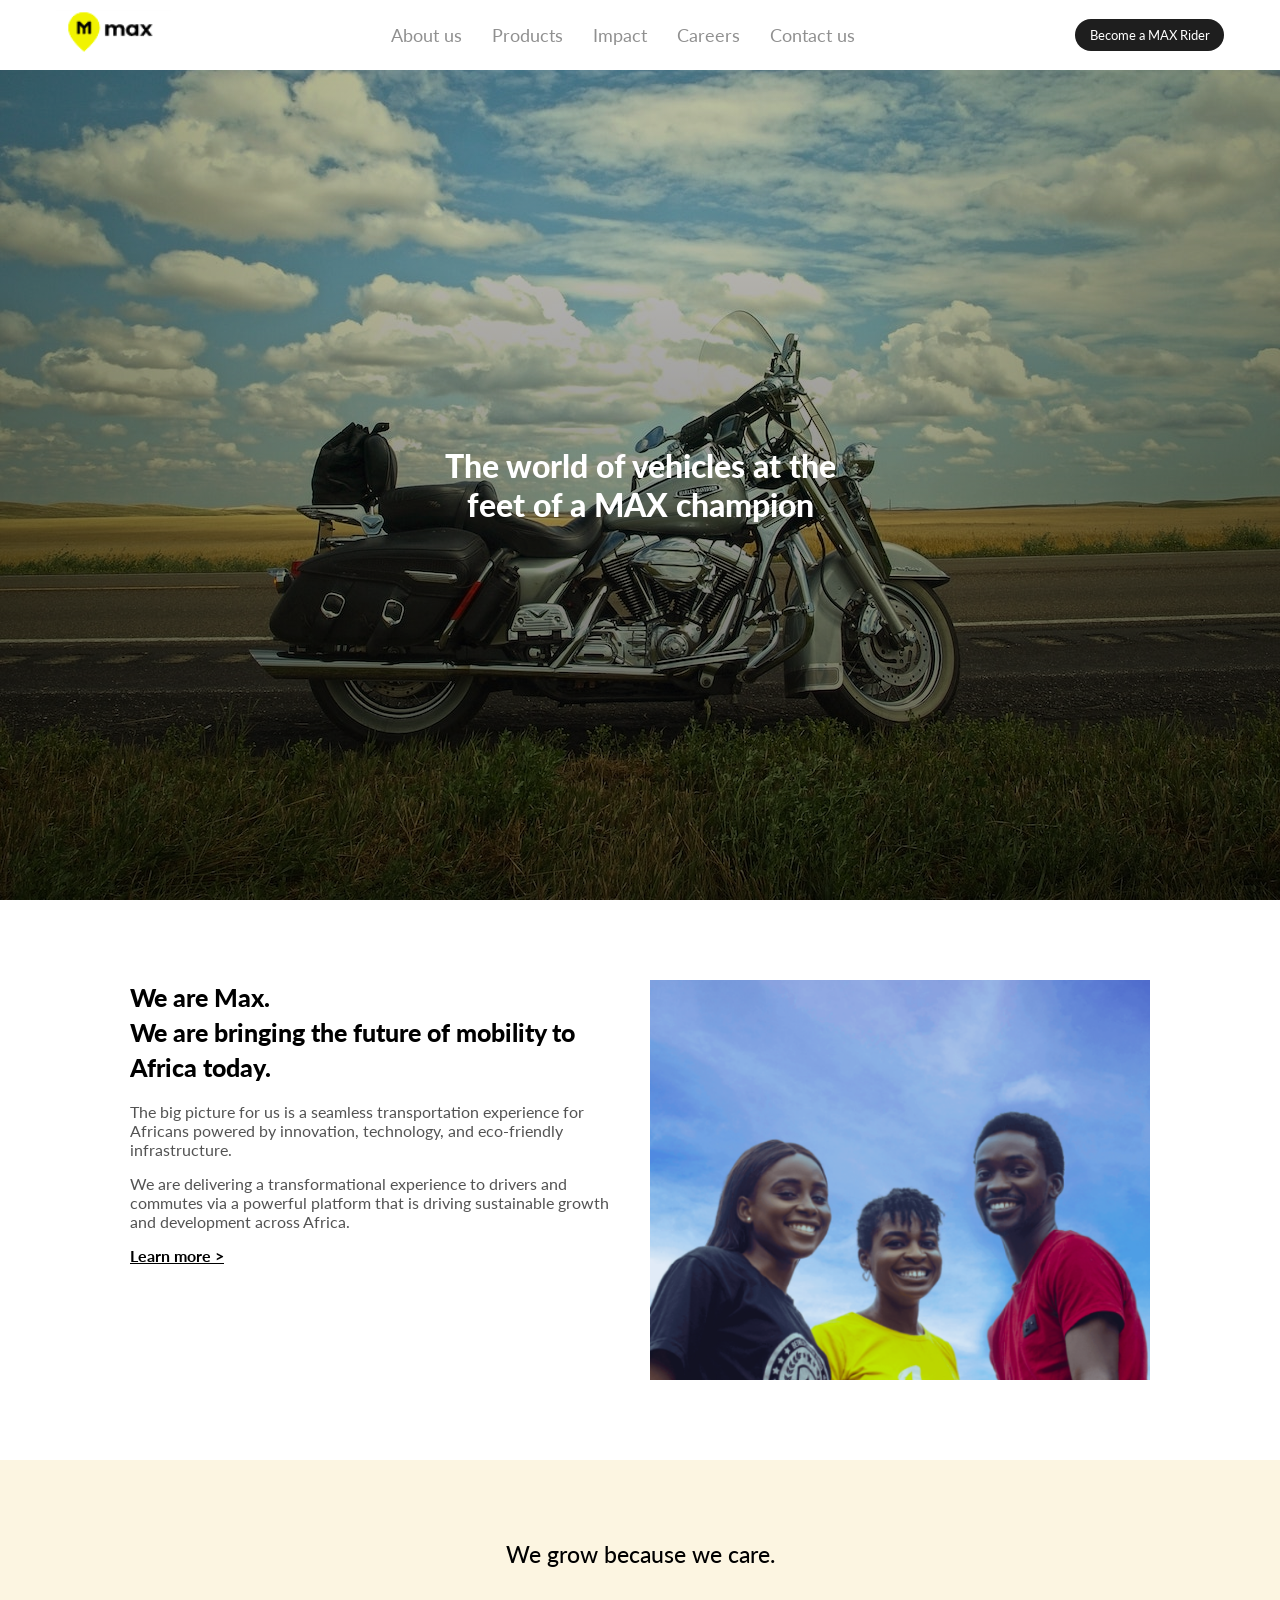
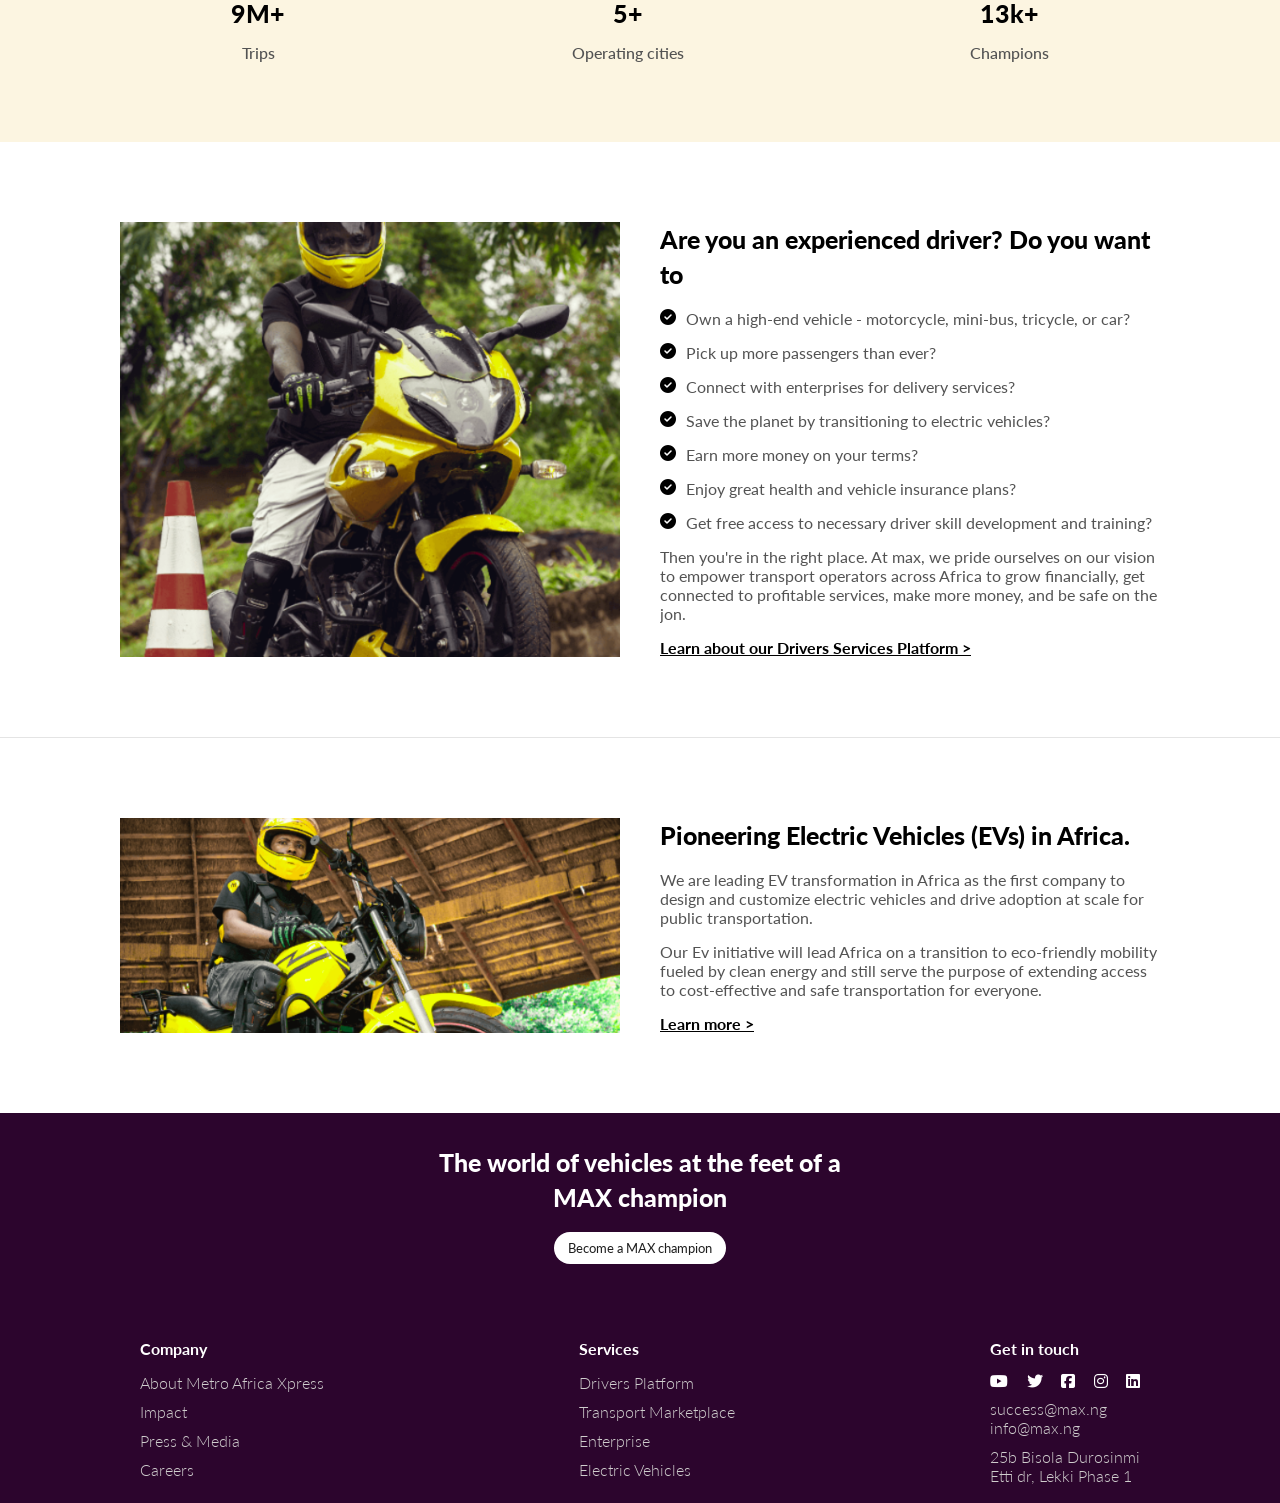
<file: oluwayomi.oke/module-1/05_HTML-and-CSS/index.html>
<!DOCTYPE html>
<html lang="en">
	<head>
		<meta charset="UTF-8" />
		<meta
			http-equiv="X-UA-Compatible"
			content="IE=edge"
		/>
		<meta
			name="viewport"
			content="width=device-width, initial-scale=1.0"
		/>
		<link
			rel="stylesheet"
			href="https://cdnjs.cloudflare.com/ajax/libs/font-awesome/6.2.0/css/all.min.css"
		/>
		<link rel="stylesheet" href="./CSS/style.css" />
		<link rel="stylesheet" href="./CSS/home.css" />
		<title>Max | Homepage</title>
	</head>

	<body>
		<header>
			<nav>
				<a href="./" class="logo">
					<img src="./images/logo.PNG" alt="" />
				</a>

				<ul class="nav-list">
					<li>
						<a href="./about.html" class="nav-items"
							>About us</a
						>
					</li>
					<li>
						<a href="#" class="nav-items">Products</a>
					</li>
					<li>
						<a href="#" class="nav-items">Impact</a>
					</li>
					<li>
						<a href="#" class="nav-items">Careers</a>
					</li>
					<li>
						<a href="./contact.html" class="nav-items"
							>Contact us</a
						>
					</li>
				</ul>

				<button>Become a MAX Rider</button>
			</nav>

			<div class="hero">
				<h2 class="hero-text">
					The world of vehicles at the
					<br />
					feet of a MAX champion
				</h2>
			</div>
		</header>

		<main>
			<section class="section-1 flex">
				<div class="info">
					<h3 class="info-heading">
						We are Max.
						<br />
						We are bringing the future of mobility to
						Africa today.
					</h3>

					<p class="info-text">
						The big picture for us is a seamless
						transportation experience for Africans
						powered by innovation, technology, and
						eco-friendly infrastructure.
					</p>

					<p class="info-text">
						We are delivering a transformational
						experience to drivers and commutes via a
						powerful platform that is driving
						sustainable growth and development across
						Africa.
					</p>

					<a href="./about.html">Learn more ></a>
				</div>

				<div class="section-1_img"></div>
			</section>

			<section class="section-2 flex">
				<p class="section-2_title">
					We grow because we care.
				</p>

				<div class="section-2_data flex">
					<p class="section-2_text flex">
						9M+
						<span>Trips</span>
					</p>
					<p class="section-2_text flex">
						5+
						<span>Operating cities</span>
					</p>
					<p class="section-2_text flex">
						13k+
						<span>Champions</span>
					</p>
				</div>
			</section>

			<section class="section-3 flex">
				<div class="section-3_img"></div>

				<div class="info">
					<h3 class="info-heading">
						Are you an experienced driver? Do you want
						to
					</h3>

					<ul class="section-3_list">
						<li class="flex">
							<i class="fa-solid fa-circle-check"></i>
							<p class="info-text">
								Own a high-end vehicle - motorcycle,
								mini-bus, tricycle, or car?
							</p>
						</li>
						<li class="flex">
							<i class="fa-solid fa-circle-check"></i>
							<p class="info-text">
								Pick up more passengers than ever?
							</p>
						</li>
						<li class="flex">
							<i class="fa-solid fa-circle-check"></i>
							<p class="info-text">
								Connect with enterprises for delivery
								services?
							</p>
						</li>
						<li class="flex">
							<i class="fa-solid fa-circle-check"></i>
							<p class="info-text">
								Save the planet by transitioning to
								electric vehicles?
							</p>
						</li>
						<li class="flex">
							<i class="fa-solid fa-circle-check"></i>
							<p class="info-text">
								Earn more money on your terms?
							</p>
						</li>
						<li class="flex">
							<i class="fa-solid fa-circle-check"></i>
							<p class="info-text">
								Enjoy great health and vehicle
								insurance plans?
							</p>
						</li>
						<li class="flex">
							<i class="fa-solid fa-circle-check"></i>
							<p class="info-text">
								Get free access to necessary driver
								skill development and training?
							</p>
						</li>
					</ul>

					<p class="info-text">
						Then you're in the right place. At max, we
						pride ourselves on our vision to empower
						transport operators across Africa to grow
						financially, get connected to profitable
						services, make more money, and be safe on
						the jon.
					</p>

					<a href="#"
						>Learn about our Drivers Services Platform
						></a
					>
				</div>
			</section>

			<section class="section-4 flex">
				<div class="section-4_img"></div>

				<div class="info">
					<h3 class="info-heading">
						Pioneering Electric Vehicles (EVs) in
						Africa.
					</h3>

					<p class="info-text">
						We are leading EV transformation in Africa
						as the first company to design and
						customize electric vehicles and drive
						adoption at scale for public
						transportation.
					</p>

					<p class="info-text">
						Our Ev initiative will lead Africa on a
						transition to eco-friendly mobility fueled
						by clean energy and still serve the
						purpose of extending access to
						cost-effective and safe transportation for
						everyone.
					</p>

					<a href="">Learn more ></a>
				</div>
			</section>
		</main>

		<footer>
			<div class="footer-heading">
				<h2>
					The world of vehicles at the feet of a
					<br />
					MAX champion
				</h2>

				<button class="footer-btn">
					Become a MAX champion
				</button>
			</div>

			<div class="footer-nav">
				<div class="footer-info">
					<h4>Company</h4>
					<a href="./about.html" class="footer-links"
						>About Metro Africa Xpress</a
					>
					<a href="#" class="footer-links">Impact</a>
					<a href="#" class="footer-links"
						>Press & Media</a
					>
					<a href="" class="footer-links">Careers</a>
				</div>

				<div class="footer-info">
					<h4>Services</h4>
					<a href="#" class="footer-links"
						>Drivers Platform</a
					>
					<a href="#" class="footer-links"
						>Transport Marketplace</a
					>
					<a href="#" class="footer-links"
						>Enterprise</a
					>
					<a href="#" class="footer-links"
						>Electric Vehicles</a
					>
				</div>

				<div class="footer-info">
					<h4>Get in touch</h4>

					<div class="footer-icons">
						<a href="#" class="icon">
							<i class="fa-brands fa-youtube"></i>
						</a>

						<a href="#" class="icon">
							<i class="fa-brands fa-twitter"></i>
						</a>

						<a href="#" class="icon">
							<i
								class="fa-brands fa-square-facebook"
							></i>
						</a>

						<a href="#" class="icon">
							<i class="fa-brands fa-instagram"></i>
						</a>

						<a href="#" class="icon">
							<i class="fa-brands fa-linkedin"></i>
						</a>
					</div>

					<div class="footer-email">
						<p class="footer-links">success@max.ng</p>
						<p class="footer-links">info@max.ng</p>
					</div>

					<p class="footer-links">
						25b Bisola Durosinmi <br />
						Etti dr, Lekki Phase 1
					</p>
				</div>
			</div>
		</footer>
	</body>
</html>
</file>
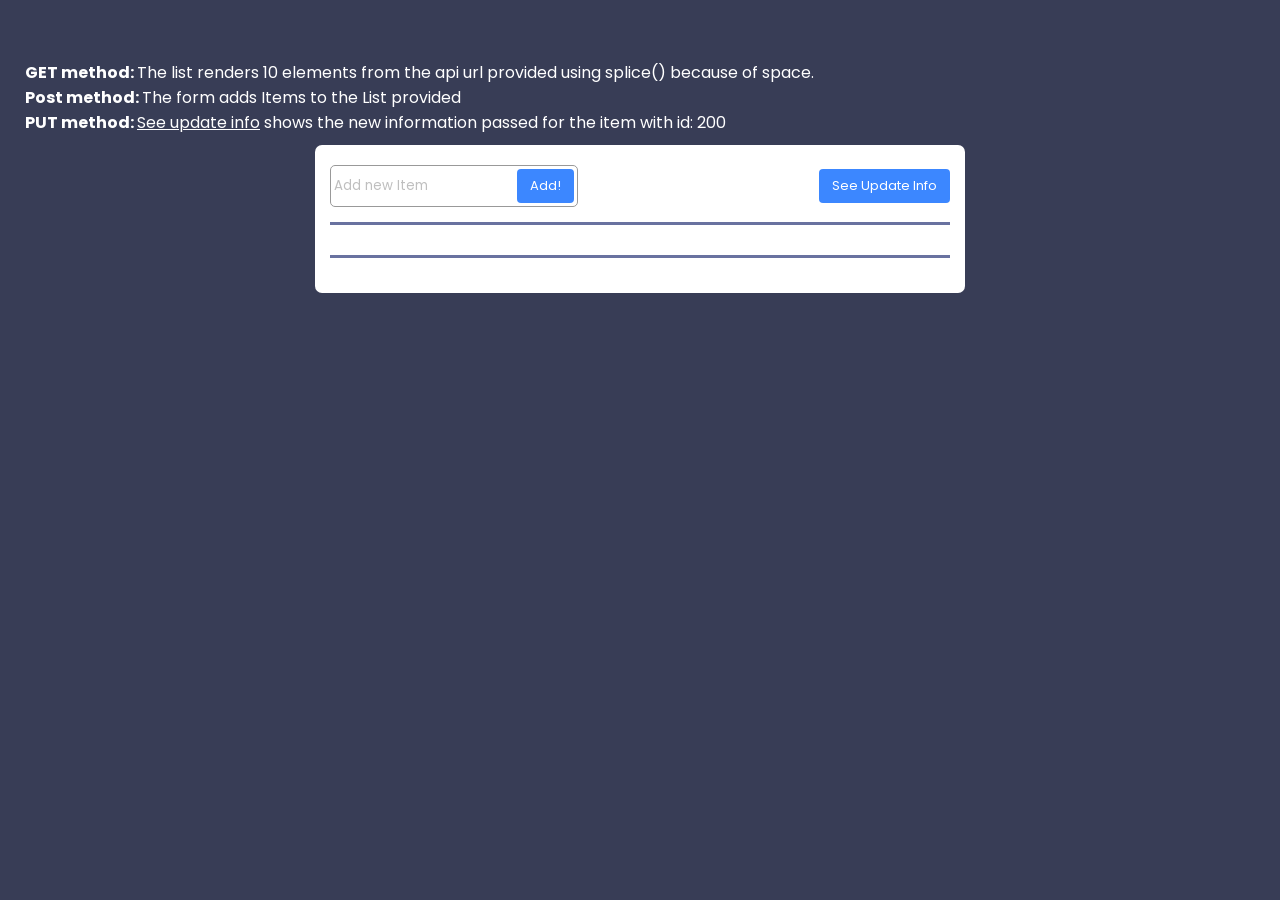
<file: oluwayomi.oke/module-2/API-project/index.html>
<!DOCTYPE html>
<html lang="en">
	<head>
		<meta charset="UTF-8" />
		<meta
			http-equiv="X-UA-Compatible"
			content="IE=edge"
		/>
		<meta
			name="viewport"
			content="width=device-width, initial-scale=1.0"
		/>
		<link rel="stylesheet" href="./style.css" />
		<title>Document</title>
	</head>

	<body>
		<div class="text-wrapper">
			<p>
				<span>GET method: </span> The list renders 10
				elements from the api url provided using
				splice() because of space.
			</p>
			<p>
				<span>Post method: </span>The form adds Items
				to the List provided
			</p>
			<p>
				<span>PUT method: </span
				><span class="update-text"
					>See update info</span
				>
				shows the new information passed for the item
				with id: 200
			</p>
		</div>

		<div class="wrapper">
			<div class="nav-wrapper">
				<form class="form">
					<input
						type="text"
						class="input"
						placeholder="Add new Item"
						value=""
					/>

					<input
						type="submit"
						value="Add!"
						class="post"
					/>
				</form>

				<button class="update-todos">
					See Update Info
				</button>
			</div>

			<div class="update">
				<p class="previous"></p>
				<p class="new-update"></p>
			</div>

			<ul class="display"></ul>
		</div>

		<script type="module" src="./app.js"></script>
	</body>
</html>
</file>
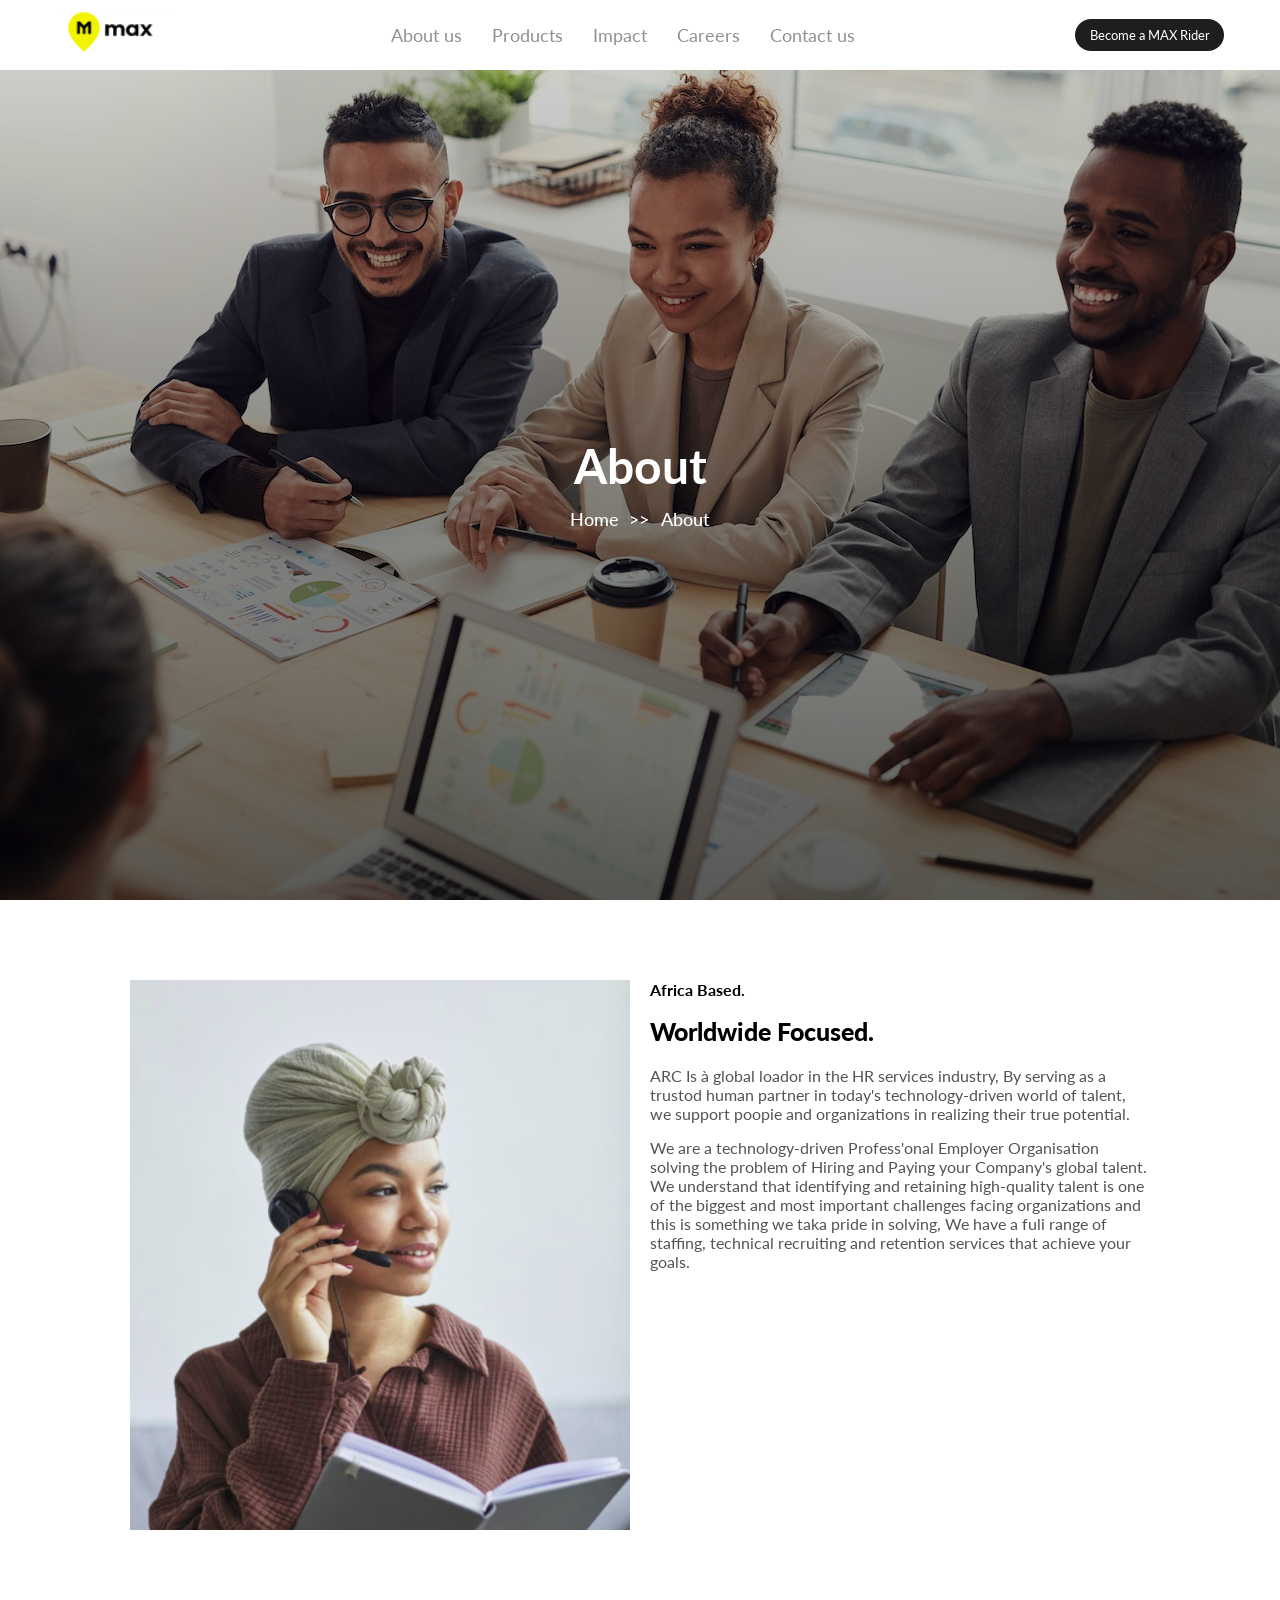
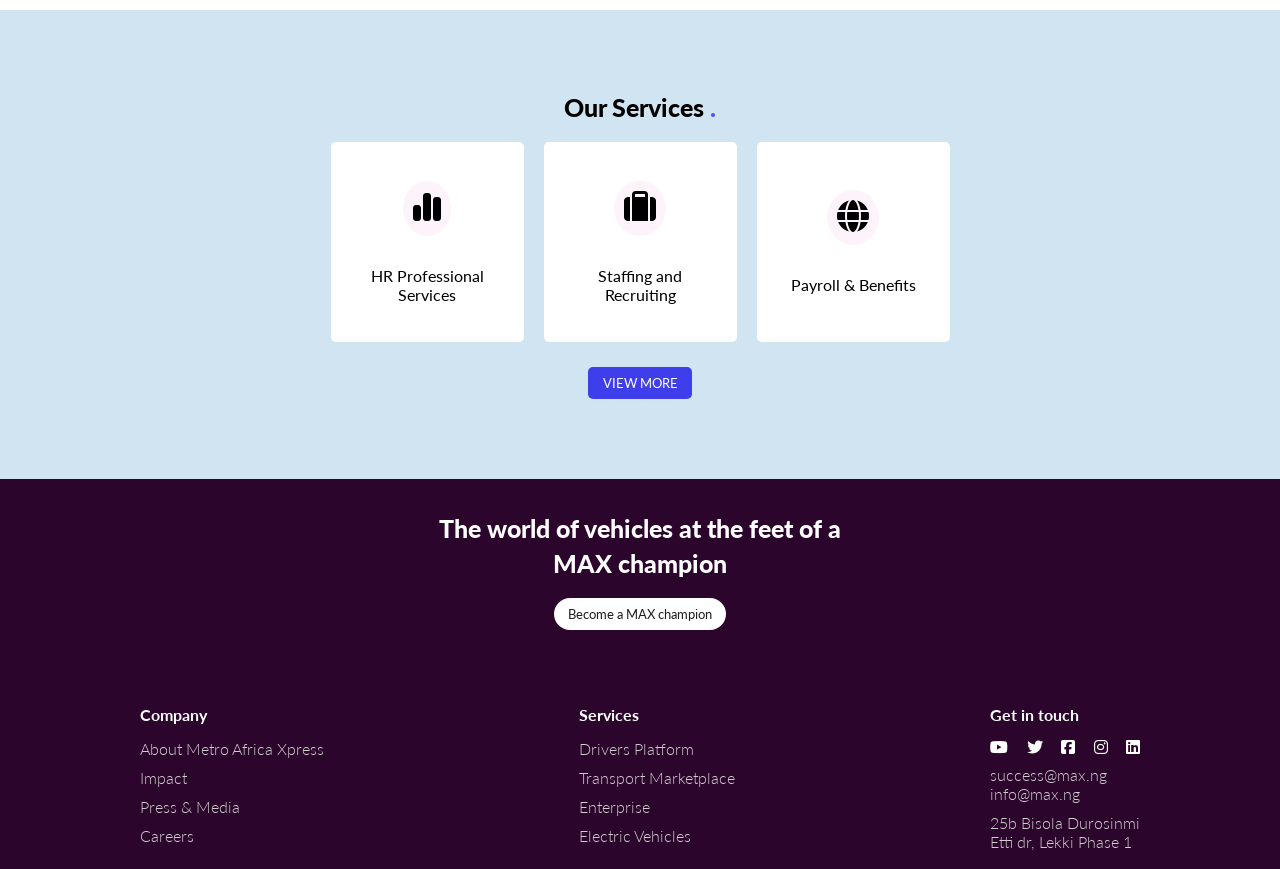
<file: oluwayomi.oke/module-1/05_HTML-and-CSS/about.html>
<!DOCTYPE html>
<html lang="en">
	<head>
		<meta charset="UTF-8" />
		<meta
			http-equiv="X-UA-Compatible"
			content="IE=edge"
		/>
		<meta
			name="viewport"
			content="width=device-width, initial-scale=1.0"
		/>
		<link
			rel="stylesheet"
			href="https://cdnjs.cloudflare.com/ajax/libs/font-awesome/6.2.0/css/all.min.css"
		/>
		<link rel="stylesheet" href="./CSS/style.css" />
		<link rel="stylesheet" href="./CSS/about.css" />
		<title>Max | About</title>
	</head>

	<body>
		<header>
			<nav>
				<a href="./" class="logo">
					<img src="./images/logo.PNG" alt="" />
				</a>

				<ul class="nav-list">
					<li>
						<a href="./about.html" class="nav-items"
							>About us</a
						>
					</li>
					<li>
						<a href="#" class="nav-items">Products</a>
					</li>
					<li>
						<a href="#" class="nav-items">Impact</a>
					</li>
					<li>
						<a href="#" class="nav-items">Careers</a>
					</li>
					<li>
						<a href="./contact.html" class="nav-items"
							>Contact us</a
						>
					</li>
				</ul>

				<button>Become a MAX Rider</button>
			</nav>

			<div class="about-hero hero">
				<div class="hero-text">
					<h2 class="">About</h2>

					<div class="hero-link">
						<a class="" href="./">Home </a>
						<span>>></span>
						<a class="" href="./contact.html">
							About
						</a>
					</div>
				</div>
			</div>
		</header>

		<main>
			<section class="section-1 flex">
				<div class="section-1_img"></div>

				<div class="info">
					<p class="intro-text">Africa Based.</p>

					<h3 class="info-heading">
						Worldwide Focused.
					</h3>

					<p class="info-text">
						ARC Is à global loador in the HR services
						industry, By serving as a trustod human
						partner in today's technology-driven world
						of talent, we support poopie and
						organizations in realizing their true
						potential.
					</p>

					<p class="info-text">
						We are a technology-driven Profess'onal
						Employer Organisation solving the problem
						of Hiring and Paying your Company's global
						talent. We understand that identifying and
						retaining high-quality talent is one of
						the biggest and most important challenges
						facing organizations and this is something
						we taka pride in solving, We have a fuli
						range of staffing, technical recruiting
						and retention services that achieve your
						goals.
					</p>
				</div>
			</section>

			<section class="section-2 flex">
				<h3 class="message">
					Our Services
					<span>.</span>
				</h3>

				<div class="service-list flex">
					<div class="service flex">
						<div class="icon">
							<i
								class="fa-solid fa-chart-simple fa-2x"
							></i>
						</div>

						<p>HR Professional Services</p>
					</div>

					<div class="service flex">
						<div class="icon">
							<i
								class="fa-solid fa-suitcase fa-2x"
							></i>
						</div>

						<p>Staffing and Recruiting</p>
					</div>

					<div class="service flex">
						<div class="icon">
							<i class="fa-solid fa-globe fa-2x"></i>
						</div>

						<p>Payroll & Benefits</p>
					</div>
				</div>

				<button class="contact-btn">VIEW MORE</button>
			</section>
		</main>

		<footer>
			<div class="footer-heading">
				<h2>
					The world of vehicles at the feet of a
					<br />
					MAX champion
				</h2>

				<button class="footer-btn">
					Become a MAX champion
				</button>
			</div>

			<div class="footer-nav">
				<div class="footer-info">
					<h4>Company</h4>
					<a href="./about.html" class="footer-links"
						>About Metro Africa Xpress</a
					>
					<a href="#" class="footer-links">Impact</a>
					<a href="#" class="footer-links"
						>Press & Media</a
					>
					<a href="" class="footer-links">Careers</a>
				</div>

				<div class="footer-info">
					<h4>Services</h4>
					<a href="#" class="footer-links"
						>Drivers Platform</a
					>
					<a href="#" class="footer-links"
						>Transport Marketplace</a
					>
					<a href="#" class="footer-links"
						>Enterprise</a
					>
					<a href="#" class="footer-links"
						>Electric Vehicles</a
					>
				</div>

				<div class="footer-info">
					<h4>Get in touch</h4>

					<div class="footer-icons">
						<a href="#" class="icon">
							<i class="fa-brands fa-youtube"></i>
						</a>

						<a href="#" class="icon">
							<i class="fa-brands fa-twitter"></i>
						</a>

						<a href="#" class="icon">
							<i
								class="fa-brands fa-square-facebook"
							></i>
						</a>

						<a href="#" class="icon">
							<i class="fa-brands fa-instagram"></i>
						</a>

						<a href="#" class="icon">
							<i class="fa-brands fa-linkedin"></i>
						</a>
					</div>

					<div class="footer-email">
						<p class="footer-links">success@max.ng</p>
						<p class="footer-links">info@max.ng</p>
					</div>

					<p class="footer-links">
						25b Bisola Durosinmi <br />
						Etti dr, Lekki Phase 1
					</p>
				</div>
			</div>
		</footer>
	</body>
</html>
</file>
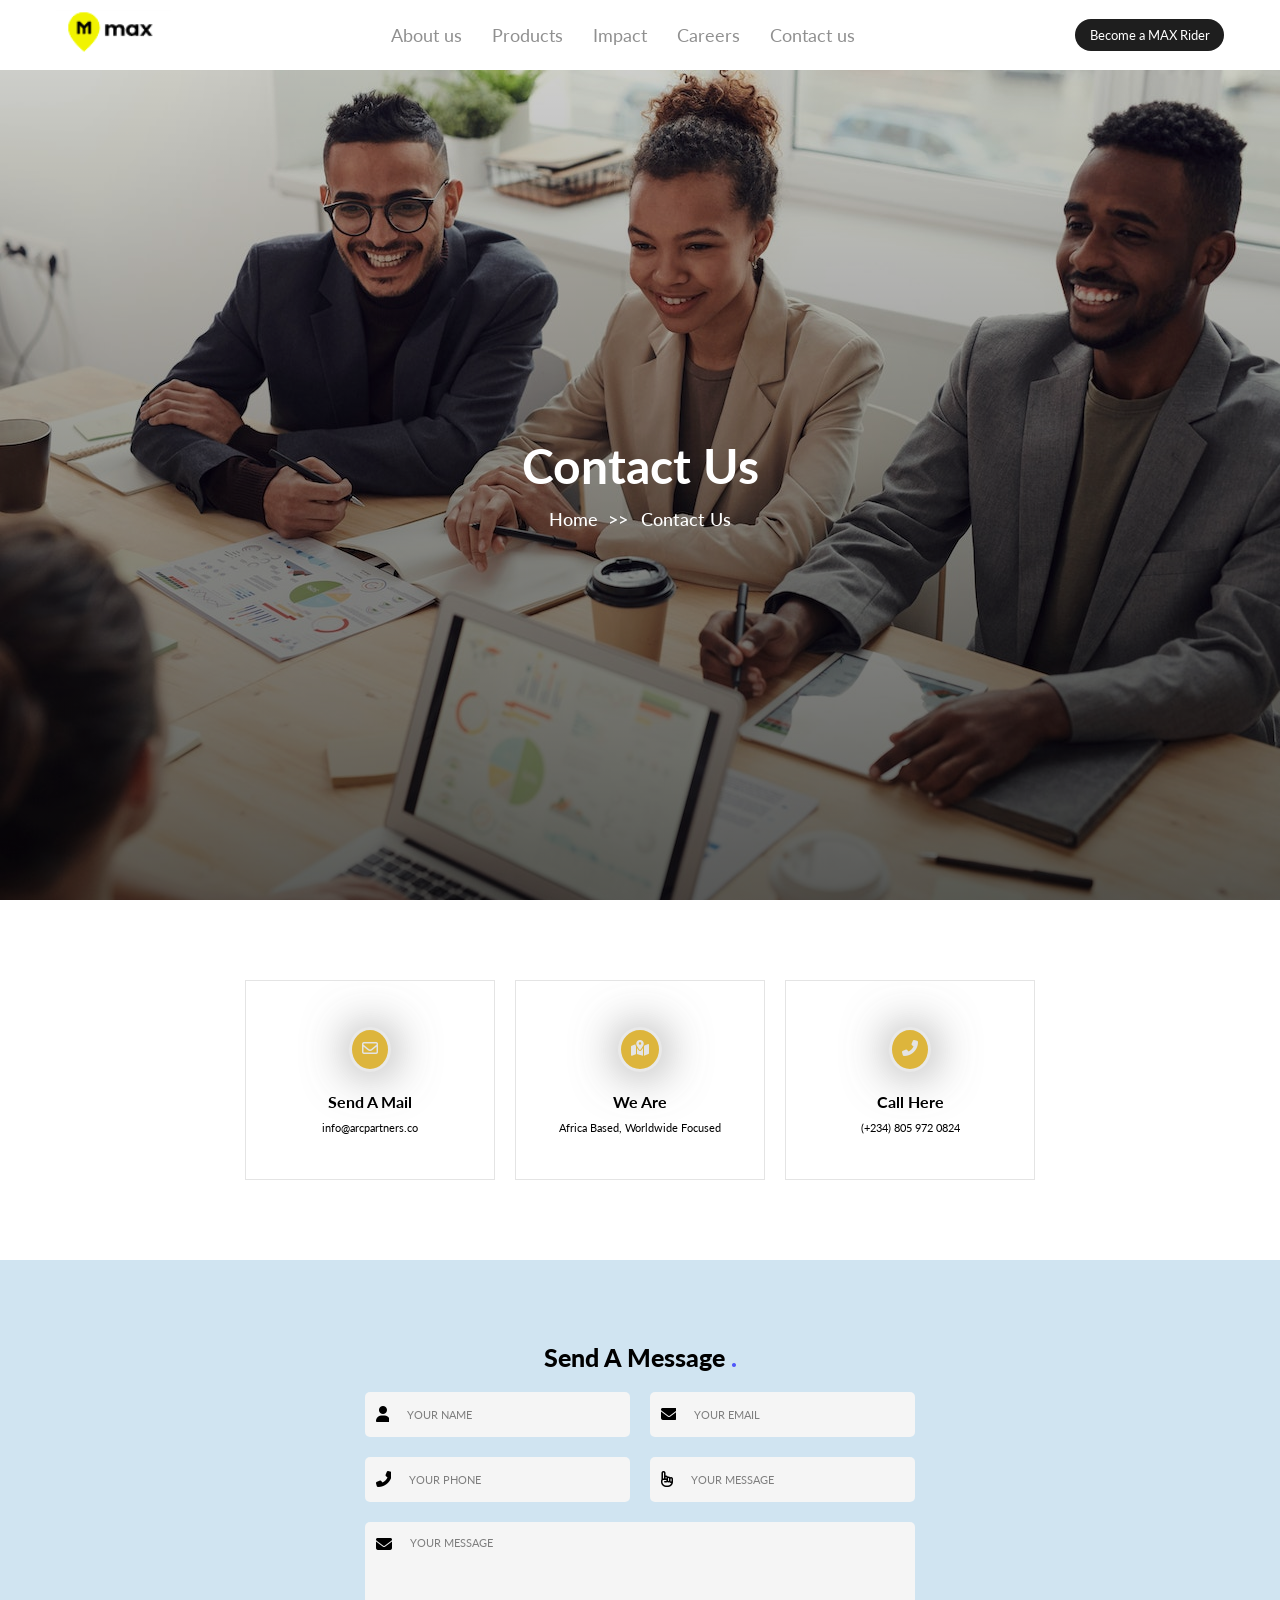
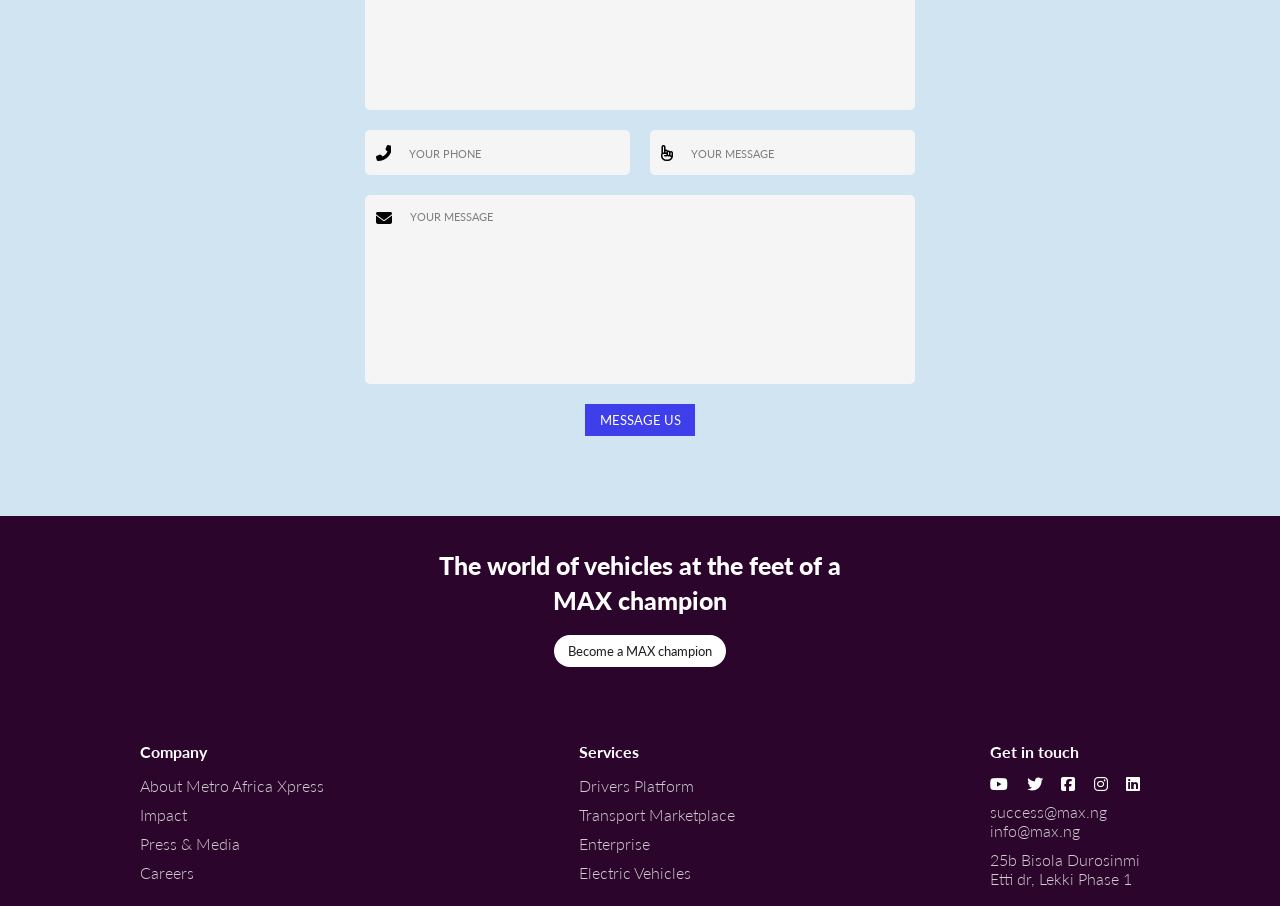
<file: oluwayomi.oke/module-1/05_HTML-and-CSS/contact.html>
<!DOCTYPE html>
<html lang="en">
	<head>
		<meta charset="UTF-8" />
		<meta
			http-equiv="X-UA-Compatible"
			content="IE=edge"
		/>
		<meta
			name="viewport"
			content="width=device-width, initial-scale=1.0"
		/>
		<link
			rel="stylesheet"
			href="https://cdnjs.cloudflare.com/ajax/libs/font-awesome/6.2.0/css/all.min.css"
		/>
		<link rel="stylesheet" href="./CSS/style.css" />
		<link rel="stylesheet" href="./CSS/contact.css" />
		<title>Max | Ccontact</title>
	</head>

	<body>
		<header>
			<nav>
				<a href="./" class="logo">
					<img src="./images/logo.PNG" alt="" />
				</a>

				<ul class="nav-list">
					<li>
						<a href="./about.html" class="nav-items"
							>About us</a
						>
					</li>
					<li>
						<a href="#" class="nav-items">Products</a>
					</li>
					<li>
						<a href="#" class="nav-items">Impact</a>
					</li>
					<li>
						<a href="#" class="nav-items">Careers</a>
					</li>
					<li>
						<a href="./contact.html" class="nav-items"
							>Contact us</a
						>
					</li>
				</ul>

				<button>Become a MAX Rider</button>
			</nav>

			<div class="contact-hero hero">
				<div class="hero-text">
					<h2 class="">Contact Us</h2>

					<div class="hero-link">
						<a class="" href="./">Home </a>
						<span>>></span>
						<a class="" href="./contact.html">
							Contact Us
						</a>
					</div>
				</div>
			</div>
		</header>

		<main>
			<section class="section-1 flex">
				<div class="actions flex">
					<div class="icon">
						<i class="fa-regular fa-envelope"></i>
					</div>

					<h4>Send A Mail</h4>
					<p>info@arcpartners.co</p>
				</div>

				<div class="actions flex">
					<div class="icon">
						<i
							class="fa-solid fa-map-location-dot"
						></i>
					</div>

					<h4>We Are</h4>
					<p>Africa Based, Worldwide Focused</p>
				</div>

				<div class="actions flex">
					<div class="icon">
						<i class="fa-solid fa-phone-flip"></i>
					</div>

					<h4>Call Here</h4>
					<p>(+234) 805 972 0824</p>
				</div>
			</section>

			<section class="section-2 flex">
				<h3 class="message">
					Send A Message
					<span>.</span>
				</h3>

				<form class="flex" action="./index.html">
					<div class="input-text flex">
						<div class="input-wrapper">
							<i class="fa-solid fa-user"></i>
							<input
								type="text"
								placeholder="YOUR NAME"
							/>
						</div>

						<div class="input-wrapper">
							<i class="fa-solid fa-envelope"></i>
							<input
								type="email"
								placeholder="YOUR EMAIL"
							/>
						</div>
					</div>

					<div class="input-text flex">
						<div class="input-wrapper">
							<i class="fa-solid fa-phone-flip"></i>
							<input
								type="number"
								placeholder="YOUR PHONE"
							/>
						</div>

						<div class="input-wrapper">
							<i
								class="fa-regular fa-hand-point-up"
							></i>
							<input
								type="text"
								placeholder="YOUR MESSAGE"
							/>
						</div>
					</div>

					<div class="input-wrapper">
						<i class="fa-solid fa-envelope"></i>
						<textarea
							placeholder="YOUR MESSAGE"
							cols="30"
							rows="10"
						></textarea>
					</div>

					<div class="input-text flex">
						<div class="input-wrapper">
							<i class="fa-solid fa-phone-flip"></i>
							<input
								type="number"
								placeholder="YOUR PHONE"
							/>
						</div>

						<div class="input-wrapper">
							<i
								class="fa-regular fa-hand-point-up"
							></i>
							<input
								type="text"
								placeholder="YOUR MESSAGE"
							/>
						</div>
					</div>

					<div class="input-wrapper">
						<i class="fa-solid fa-envelope"></i>
						<textarea
							placeholder="YOUR MESSAGE"
							cols="30"
							rows="10"
						></textarea>
					</div>

					<button class="contact-btn">
						MESSAGE US
					</button>
				</form>
			</section>
		</main>

		<footer>
			<div class="footer-heading">
				<h2>
					The world of vehicles at the feet of a
					<br />
					MAX champion
				</h2>

				<button class="footer-btn">
					Become a MAX champion
				</button>
			</div>

			<div class="footer-nav">
				<div class="footer-info">
					<h4>Company</h4>
					<a href="./about.html" class="footer-links"
						>About Metro Africa Xpress</a
					>
					<a href="#" class="footer-links">Impact</a>
					<a href="#" class="footer-links"
						>Press & Media</a
					>
					<a href="" class="footer-links">Careers</a>
				</div>

				<div class="footer-info">
					<h4>Services</h4>
					<a href="#" class="footer-links"
						>Drivers Platform</a
					>
					<a href="#" class="footer-links"
						>Transport Marketplace</a
					>
					<a href="#" class="footer-links"
						>Enterprise</a
					>
					<a href="#" class="footer-links"
						>Electric Vehicles</a
					>
				</div>

				<div class="footer-info">
					<h4>Get in touch</h4>

					<div class="footer-icons">
						<a href="#" class="icon">
							<i class="fa-brands fa-youtube"></i>
						</a>

						<a href="#" class="icon">
							<i class="fa-brands fa-twitter"></i>
						</a>

						<a href="#" class="icon">
							<i
								class="fa-brands fa-square-facebook"
							></i>
						</a>

						<a href="#" class="icon">
							<i class="fa-brands fa-instagram"></i>
						</a>

						<a href="#" class="icon">
							<i class="fa-brands fa-linkedin"></i>
						</a>
					</div>

					<div class="footer-email">
						<p class="footer-links">success@max.ng</p>
						<p class="footer-links">info@max.ng</p>
					</div>

					<p class="footer-links">
						25b Bisola Durosinmi <br />
						Etti dr, Lekki Phase 1
					</p>
				</div>
			</div>
		</footer>
	</body>
</html>
</file>
<file: oluwayomi.oke/module-1/05_HTML-and-CSS/CSS/style.css>
@import url("https://fonts.googleapis.com/css2?family=Lato:wght@100;300;400;700;900&display=swap");

* {
	margin: 0;
	padding: 0;
	box-sizing: border-box;
	font-family: "Lato", sans-serif;
	overflow-x: hidden;
}

a {
	text-decoration: none;
}

li {
	list-style: none;
}

header {
	width: 100vw;
}

nav {
	background: #fff;
	width: 100%;
	height: 70px;
	padding: 1.5rem 3.5rem;

	display: flex;
	justify-content: space-between;
	align-items: center;
	overflow: unset;

	position: fixed;
	top: 0;
	left: 0;
	z-index: 10;
}

nav .logo {
	height: 50px;
}

nav ul {
	display: flex;
	justify-content: center;
	align-items: center;
	flex-wrap: nowrap;
}

nav ul .nav-items {
	margin: 0 15px;
	color: #909090;
	font-size: 1.1rem;
}

button {
	padding: 0.5rem 0.9rem;
	text-align: center;

	border: none;
	border-radius: 50px;
	background-color: #1e1e1e;
	color: #fff;
	cursor: pointer;
}

header .hero {
	margin-top: 70px;
	width: 100%;
	height: calc(100vh - 70px);
	background: #ffffff
		url("../images/home-1.jpg")
		no-repeat bottom center/cover;
	position: relative;

	display: flex;
	justify-content: center;
	align-items: center;
}

header .hero:after {
	content: "";
	position: absolute;
	display: block;
	left: 0;
	top: 0;
	right: 0;

	width: 100%;
	height: 100%;
	background: rgba(0, 0, 0, 0.1)
		linear-gradient(
			to bottom,
			rgba(0, 0, 0, 0.1) 0px,
			rgba(0, 0, 0, 0.6) 100%
		)
		repeat 0 0;
	z-index: 1;
}

header .hero-text {
	display: block;
	text-align: center;
	position: absolute;
	color: #fff;
	left: 50%;
	top: 50%;
	transform: translate(-50%, -50%);
	font-weight: 900;
	font-size: 2rem;
	z-index: 2;
}

header .hero-link span,
header .hero-link a {
	font-weight: 500;
	color: #fff;
	font-size: 1.1rem;
}

header .hero-link span {
	margin: 0 0.3rem;
}

footer {
	padding: 2rem 3.5rem 0.5rem;
	background-color: #2c052d;
	text-align: center;
	color: #ffffff;
}

.footer-heading {
	margin-bottom: 75px;
}

.footer-heading h2 {
	font-weight: 900;
	font-size: 25px;
	line-height: 1.4;
	margin-bottom: 17px;
}

.footer-heading .footer-btn {
	background-color: #fff;
	color: #1e1e1e;
}

.footer-nav {
	width: 100%;
	max-width: 1000px;
	display: flex;
	justify-content: space-between;
	text-align: left;
	margin: 0 auto;
}

.footer-info {
	display: flex;
	flex-direction: column;
}
.footer-info h4 {
	margin-bottom: 15px;
}

.footer-links {
	color: #cfcdcd;
	font-weight: 300;
	margin-bottom: 10px;
}

.footer-icons {
	display: flex;
	justify-content: space-between;
	margin-bottom: 7px;
}

.footer-icons .icon i {
	color: #fff;
}

.footer-email {
	margin-bottom: 10px;
}

.footer-email p {
	margin-bottom: 0px;
}
</file>
<file: oluwayomi.oke/module-1/05_HTML-and-CSS/CSS/home.css>
section {
	padding: 5rem 3.5rem;
}

.flex {
	display: flex;
	justify-content: center;
}

.section-1 {
	gap: 20px;
}

.info {
	width: 100%;
	max-width: 500px;
}

.info-heading {
	font-weight: 900;
	font-size: 25px;
	line-height: 1.4;
	margin-bottom: 17px;
}

.info-text {
	color: #535353;
	margin-bottom: 15px;
}

.info a {
	color: #000000;
	margin-top: 15px;
	text-decoration: underline;
	font-weight: 700;
}

.section-1_img {
	background: #ffffff url("../images/home-2.PNG")
		no-repeat center center/cover;
	width: 100%;
	max-width: 500px;
	height: 400px;
}

.section-2 {
	flex-direction: column;
	align-items: center;
	background-color: #fcf5e1;
}

.section-2_title {
	font-weight: 500;
	font-size: 23px;
	margin-bottom: 20px;
}

.section-2_data {
	width: 70%;
	justify-content: space-between;
	margin-top: 10px;
}

.section-2_text {
	text-align: center;
	flex-direction: column;
	font-weight: 900;
	font-size: 25px;
}

.section-2_text span {
	font-weight: 500;
	font-size: 1rem;
	margin-top: 15px;
	color: #535353;
}

.section-3 {
	gap: 40px;
}

.section-3_img {
	background: #ffffff url("../images/home-3.PNG")
		no-repeat center center/cover;
	width: 100%;
	max-width: 500px;
}

.section-3_list li {
	justify-content: flex-start;
	width: 100%;
}

.section-3_list li i {
	display: inline-block;
}

.section-3_list li p {
	margin-left: 10px;
}

.section-4_img {
	background: #ffffff url("../images/home-4.PNG")
		no-repeat center center/cover;
	width: 100%;
	max-width: 500px;
}

.section-4 {
	border-top: 1px solid #e4e4e4;
	gap: 40px;
}
</file>
<file: oluwayomi.oke/module-2/API-project/style.css>
@import url("https://fonts.googleapis.com/css2?family=Poppins:wght@300;400;500;600;700;800&display=swap");

* {
	margin: 0;
	padding: 0;
	box-sizing: border-box;
	font-family: "Poppins", sans-serif;
}

li {
	list-style: none;
}

body {
	background: #383d56;
	padding: 50px 0;
}

.text-wrapper {
	color: #fff;
	margin: 10px 25px 10px;
}

.text-wrapper span {
	font-weight: bold;
}

.text-wrapper .update-text {
	font-weight: normal;
	text-decoration: underline;
}

.wrapper {
	width: 100%;
	max-width: 650px;
	margin: 0 auto;
	background: #fff;
	border-radius: 7px;
	padding: 20px 15px;
}

.nav-wrapper {
	display: flex;
	justify-content: space-between;
	align-items: center;
	border-bottom: 3px solid #6972a0;
	padding-bottom: 15px;
	margin-bottom: 15px;
}

.nav-wrapper form {
	width: 40%;
	display: flex;
	justify-content: space-between;
	align-items: center;
	border-radius: 5px;
	border: 1px solid #999;
	padding: 3px;
}

.nav-wrapper form .input::placeholder {
	color: #bfbfbf;
}
.nav-wrapper form .input {
	width: 90%;
	outline: none;
	border: none;
}
.nav-wrapper form .post {
	outline: none;
	border: none;
	color: #fff;
	cursor: pointer;
	font-size: 13px;
	border-radius: 4px;
	padding: 7px 13px;
	background: #3c87ff;
}

.nav-wrapper .update-todos {
	outline: none;
	border: none;
	color: #fff;
	cursor: pointer;
	font-size: 13px;
	border-radius: 4px;
	padding: 7px 13px;
	background: #3c87ff;
}

.add {
	color: #5fdb1d;
}

.update {
	text-align: center;
	border-bottom: 3px solid #6972a0;
	padding-bottom: 15px;
}

.update span {
	font-weight: bold;
	color: #ff973c;
}

hr {
	width: 70%;
	margin: 5px auto;
	background: #6972a0;
}

.display {
	margin-top: 15px;
}
</file>
<file: oluwayomi.oke/module-1/05_HTML-and-CSS/CSS/about.css>
header .about-hero {
	background: #ffffff url("../images/about-1.jpg")
		no-repeat top center/cover;
}

section {
	padding: 5rem 3.5rem;
}

.flex {
	display: flex;
	justify-content: center;
}

.section-1 {
	gap: 20px;
}

.info {
	width: 100%;
	max-width: 500px;
}

.intro-text {
	margin-bottom: 15px;
	font-weight: 700;
}

.info-heading {
	font-weight: 900;
	font-size: 25px;
	line-height: 1.4;
	margin-bottom: 17px;
}

.info-text {
	color: #535353;
	margin-bottom: 15px;
}

.info a {
	color: #000000;
	margin-top: 15px;
	text-decoration: underline;
	font-weight: 700;
}

.section-1_img {
	background: #ffffff url("../images/about-2.PNG")
		no-repeat center center/cover;
	width: 100%;
	max-width: 500px;
	height: 550px;
}

.section-2 {
	align-items: center;
	flex-direction: column;
	background-color: #a5cbe585;
}

.section-2 .message {
	font-weight: 900;
	font-size: 25px;
	line-height: 1.4;
	margin-bottom: 17px;
}

.message span {
	color: rgba(0, 0, 255, 0.618);
}

.service-list {
	text-align: center;
	align-items: center;
	gap: 20px;
}

.service {
	background-color: #ffffff;
	border-radius: 5px;
	padding: 15px 20px;
	width: 100%;
	max-width: 300px;
	height: 200px;

	align-items: center;
	flex-direction: column;
	margin-bottom: 25px;
}

.service .icon {
	background-color: #fceef8b5;

	display: inline-block;
	border-radius: 50%;
	padding: 10px;
	margin-bottom: 20px;
}

.service p {
	margin-top: 10px;
}

.contact-btn {
	border-radius: 0;
	background-color: rgb(62, 62, 235);
	border-radius: 5px;
}
</file>
<file: oluwayomi.oke/module-1/05_HTML-and-CSS/CSS/contact.css>
header .contact-hero {
	background: #ffffff url("../images/about-1.jpg")
		no-repeat top center/cover;
}

section {
	padding: 5rem 3.5rem;
}

.flex {
	display: flex;
	justify-content: center;
	align-items: center;
}

.section-1 {
	text-align: center;
	gap: 20px;
}

.actions {
	border: 1px solid #e4e4e4;
	padding: 20px;
	width: 100%;
	max-width: 250px;
	height: 200px;

	flex-direction: column;
}

.actions .icon {
	background-color: #ddb53c;
	border: 3px solid #e9e9e9;
	box-shadow: 1px 1px 47px 0px rgba(96, 96, 96, 0.75);
	color: #e4e4e4;

	display: inline-block;
	border-radius: 50%;
	padding: 10px;
	align-self: center;
	margin-bottom: 20px;
}

.actions p {
	font-size: 0.7rem;
	margin-top: 10px;
}

.section-2 {
	flex-direction: column;
	background-color: #a5cbe585;
}

.section-2 .message {
	font-weight: 900;
	font-size: 25px;
	line-height: 1.4;
	margin-bottom: 17px;
}

.message span {
	color: rgba(0, 0, 255, 0.618);
}

.section-2 form {
	flex-direction: column;
	width: 90%;
	max-width: 550px;
}

.input-text {
	width: 100%;
	gap: 20px;
}

.input-wrapper {
	display: flex;
	background-color: #f5f5f5;
	align-items: flex-start;
	padding: 0.9rem 0.7rem;

	width: 100%;
	border-radius: 5px;
	margin-bottom: 20px;
}

.input-wrapper i {
	margin-right: 10px;
}

.input-wrapper input,
.input-wrapper textarea {
	border: none;
	outline: none;
	padding: 0 0.5rem;
	width: 95%;
	background-color: inherit;
}

::placeholder {
	color: #7e7e7e;
	font-size: 0.7rem;
}

textarea {
	resize: none;
}

.contact-btn {
	border-radius: 0;
	background-color: rgb(62, 62, 235);
}
</file>
